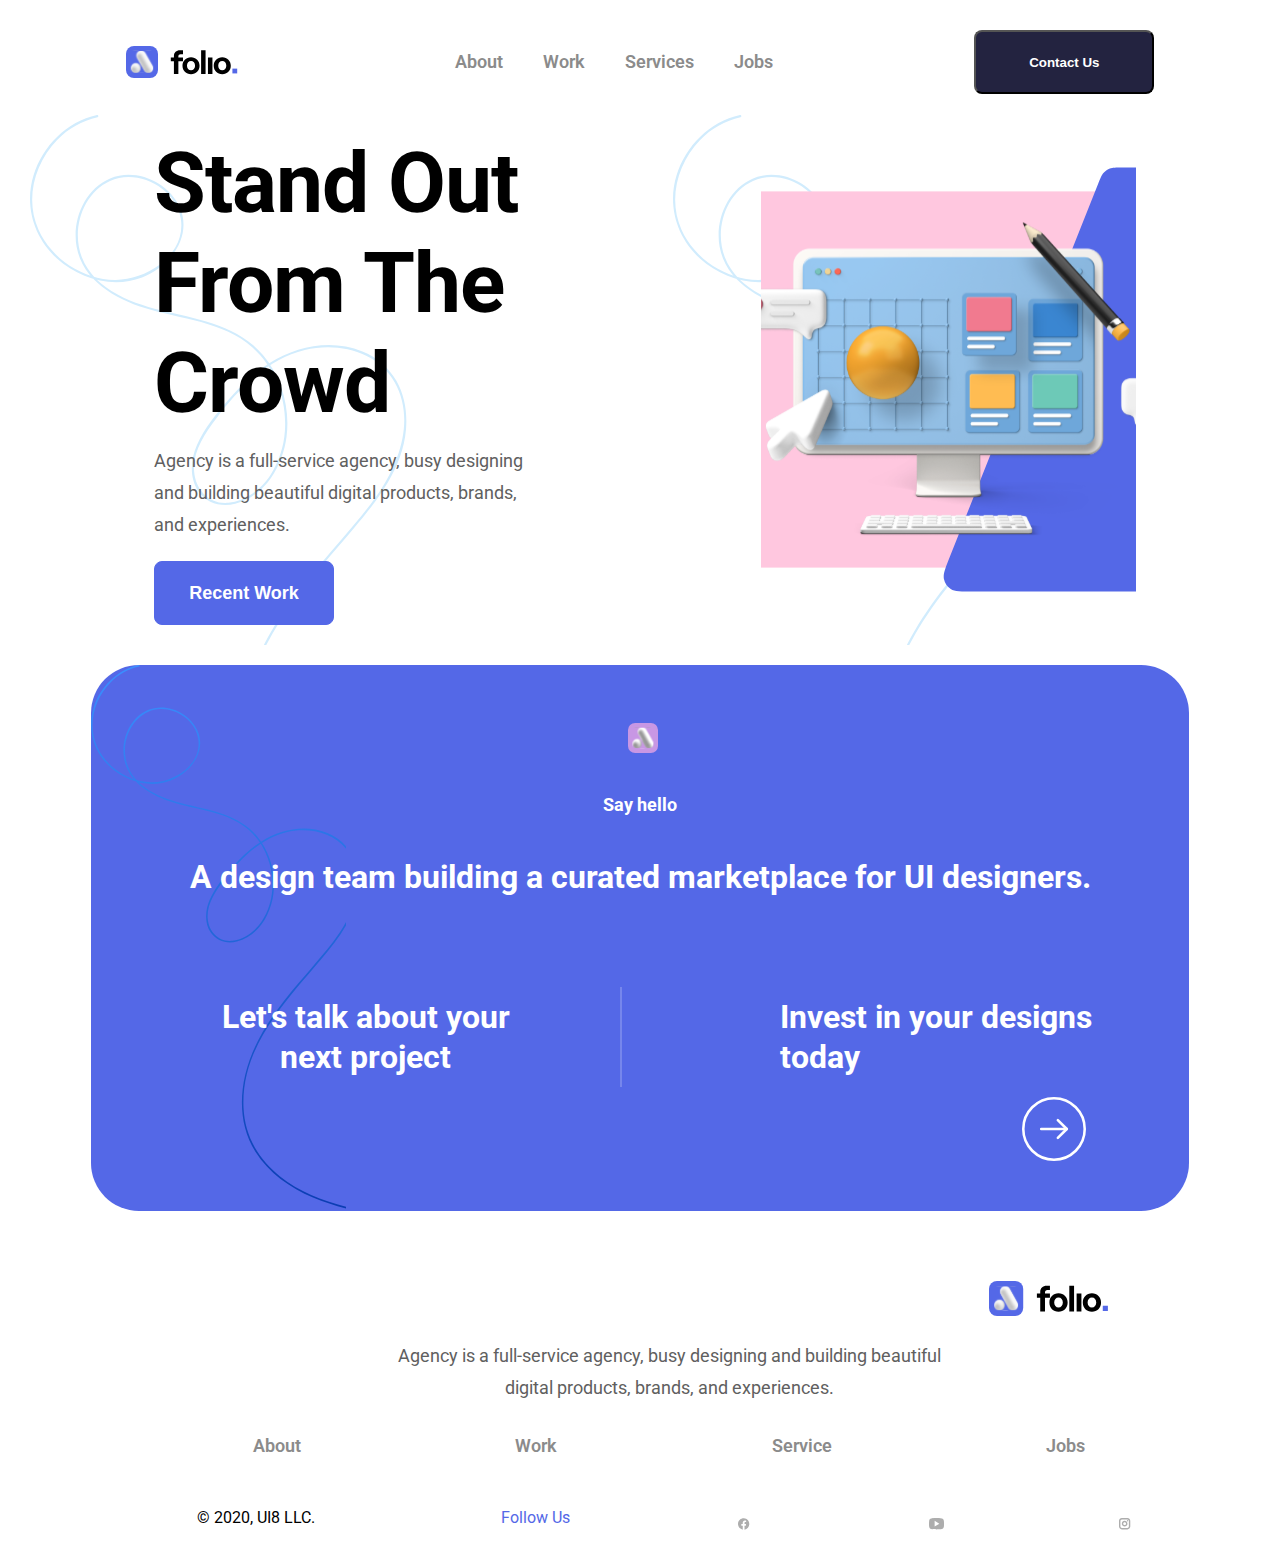
<file: index.html>
<!DOCTYPE html>
<html lang="pt-br">

<head>
    <meta charset="UTF-8">
    <meta http-equiv="X-UA-Compatible" content="IE=edge">
    <meta name="viewport" content="width=device-width, initial-scale=1.0">
    <title>Agencia</title>
    <link rel="shortcut icon" href="img/logo-icon--blue.svg" type="icone">
    <link rel="stylesheet" href="/styles/style-index.css">
    <link rel="stylesheet" href="/styles/footer.css">
    <link rel="preconnect" href="https://fonts.googleapis.com">
    <link rel="preconnect" href="https://fonts.gstatic.com" crossorigin>
    <link href="https://fonts.googleapis.com/css2?family=Inter&family=Montserrat:wght@100&family=Roboto&display=swap"
        rel="stylesheet">
</head>

<body>
    <header class="cabecalho">
        <div class="cabecalho__logo">
            <img src="img/Logo.svg" alt="Logo cabeçalho" class="folio__cabecalho">
            <ul class="link__lista">
                <li class="sobre__lista"><a href="sobre.html">About</a>
                </li>
                <li class="sobre__lista"><a href="servicos.html">Work</a>
                </li>
                <li class="sobre__lista"><a href="trabalho.html">Services</a>
                </li>
                <li class="sobre__lista"><a href="jobs.html">Jobs</a></li>
            </ul>
            <button class="botao__contato"><a href="https://www.macoratti.brssa/" class="link"> Contact Us</a></button>
        </div>
    </header>

    <section class="principal__titulo">
        <div class="caixa">
            <h1 class="cabecalho__titulo">Stand Out <br> From The <br> Crowd</h1>
            <p class="descricao__texto">Agency is a full-service agency, busy designing <br> and building beautiful
                digital products, brands, <br> and experiences.
            </p>
            <button class="botao"><a href="trabalho.html" class="link">Recent Work</a></button>
        </div>
        <img src="img/About-IMG.svg" alt="imagem da pagina" class="imagem__principal">
    </section>
    </section>
    <footer>
        <div class="final">
            <div class="final__projeto">
                <img src="img/logo-icon.svg" alt="Logo Folio" class="logo__folio">

                <h4 class="texto__ola">Say hello</h4>
                <h3 class="texto__rodape">A design team building a curated marketplace for UI designers.</h3>
            </div>
            <div class="texto__projeto">
                <div class="titulo__grande">
                    <h2 class="projeto__titulo">Let's talk about your next project</h2>
                </div>
                <div class="descricao__texto">
                    <div class="projeto__descricao">
                        <h4 class="texto__menor">Invest in your designs today</h4>
                        <a href="indexerro_404"><img src="img/arrow copy.svg" alt="seta" class="seta"></a>
                    </div>
                </div>
            </div>
        </div>
        <div class="folio__rodape">
            <div class="rodape__final">
                <img src="img/logo-folio.svg" alt="Folio" class="folio__rodape-imagem">
                <p class="rodape__texto">Agency is a full-service agency, busy designing and building beautiful <br>
                    digital
                    products, brands, and experiences.</p>
                <div class="lista__link">
                    <ul class="link__lista">
                        <li class="navegacao"><a href="sobre.html">About</a></li>
                        <li class="navegacao"><a href="trabalho.html">Work</a></li>
                        <li class="navegacao"><a href="servicos.html">Service</a></li>
                        <li class="navegacao"><a href="jobs.html">Jobs</a></li>
                    </ul>
                </div>
                <div class="lista__link">
                    <ul class="link__lista">
                        <li class="link__lista link__lista1 copy">© 2020, UI8 LLC.</li>
                        <li class="link__lista link__lista1 lista" >Follow Us</li>
                        <li class="link__lista link__lista1"><img src="img/facebook-off.svg" alt="facebook"></li>
                        <li class="link__lista link__lista1"><img src="img/youtube.svg" alt="youtube"></li>
                        <li class="link__lista link__lista1"><img src="img/instagram.svg" alt="instagram"></li>
                    </ul>
                </div>
            </div>
        </div>
    </footer>

</body>

</html>
</file>
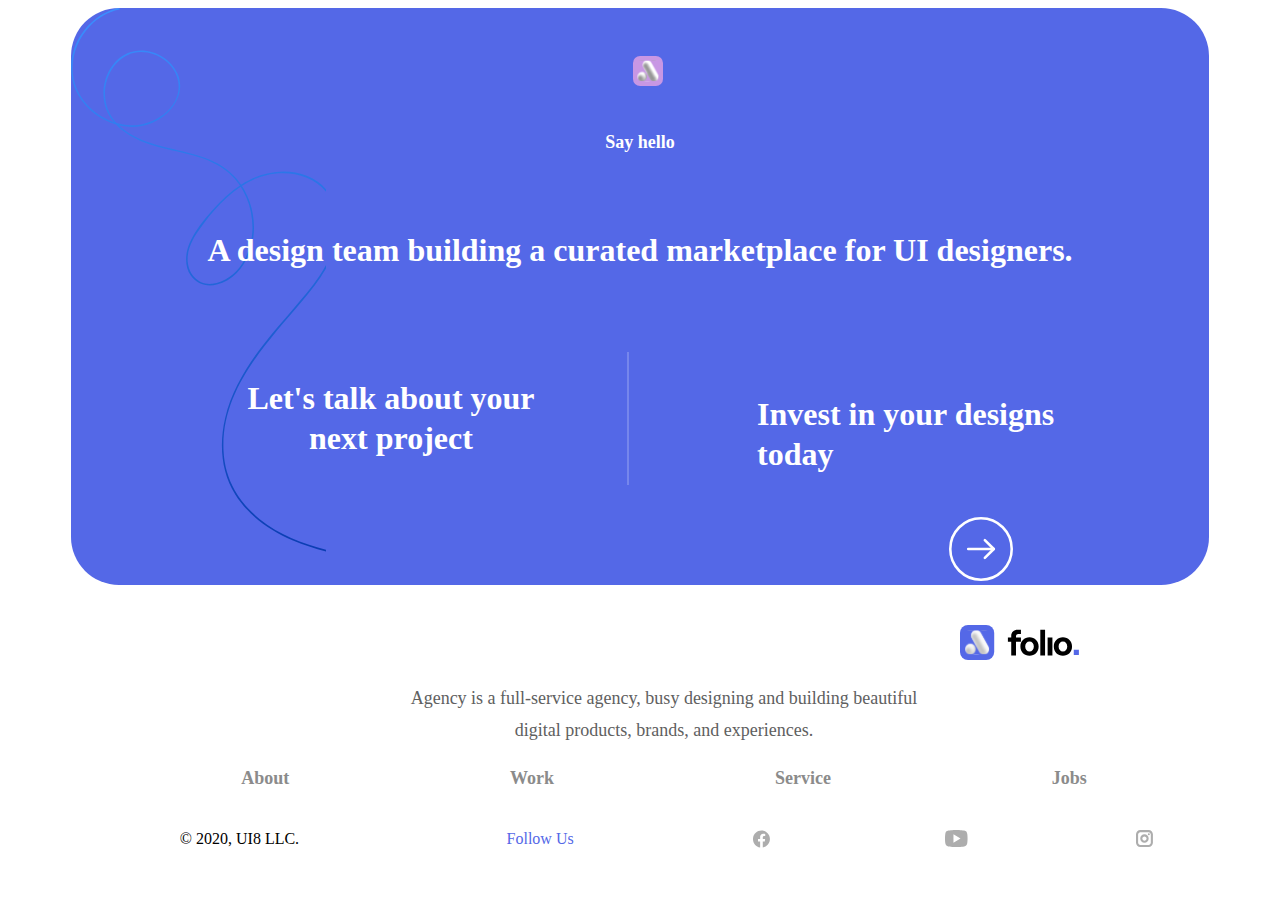
<file: footer.html>
<!DOCTYPE html>
<html lang="en">

<head>
    <meta charset="UTF-8">
    <meta http-equiv="X-UA-Compatible" content="IE=edge">
    <meta name="viewport" content="width=device-width, initial-scale=1.0">
    <title>Document</title>
    <link rel="stylesheet" href="styles/footer.css">
</head>

<body>
    <footer>
        <div class="final">
            <div class="final__projeto">
                <img src="img/logo-icon.svg" alt="Logo Folio" class="logo__folio">

                <h4 class="texto__ola">Say hello</h4>
                <h3 class="texto__rodape">A design team building a curated marketplace for UI designers.</h3>
            </div>
            <div class="texto__projeto">
                <div class="titulo__grande">
                    <h2 class="projeto__titulo">Let's talk about your next project</h2>
                </div>
                <div class="descricao__texto">
                    <div class="projeto__descricao">
                        <h4 class="texto__menor">Invest in your designs today</h4>
                        <a href="indexerro_404"><img src="img/arrow copy.svg" alt="seta" class="seta"></a>
                    </div>
                </div>
            </div>
        </div>
        <div class="folio__rodape">
            <div class="rodape__final">
                <img src="img/logo-folio.svg" alt="Folio" class="folio__rodape-imagem">
                <p class="rodape__texto">Agency is a full-service agency, busy designing and building beautiful <br>
                    digital
                    products, brands, and experiences.</p>
                <div class="lista__link">
                    <ul class="link__lista">
                        <li class="navegacao"><a href="sobre.html">About</a></li>
                        <li class="navegacao"><a href="trabalho.html">Work</a></li>
                        <li class="navegacao"><a href="servicos.html">Service</a></li>
                        <li class="navegacao"><a href="jobs.html">Jobs</a></li>
                    </ul>
                </div>
                <div class="lista__link">
                    <ul class="link__lista">
                        <li class="link__lista link__lista1 copy">© 2020, UI8 LLC.</li>
                        <li class="link__lista link__lista1 lista" >Follow Us</li>
                        <li class="link__lista link__lista1"><img src="img/facebook-off.svg" alt="facebook"></li>
                        <li class="link__lista link__lista1"><img src="img/youtube.svg" alt="youtube"></li>
                        <li class="link__lista link__lista1"><img src="img/instagram.svg" alt="instagram"></li>
                    </ul>
                </div>
            </div>
        </div>
    </footer>
</body>

</html>
</file>
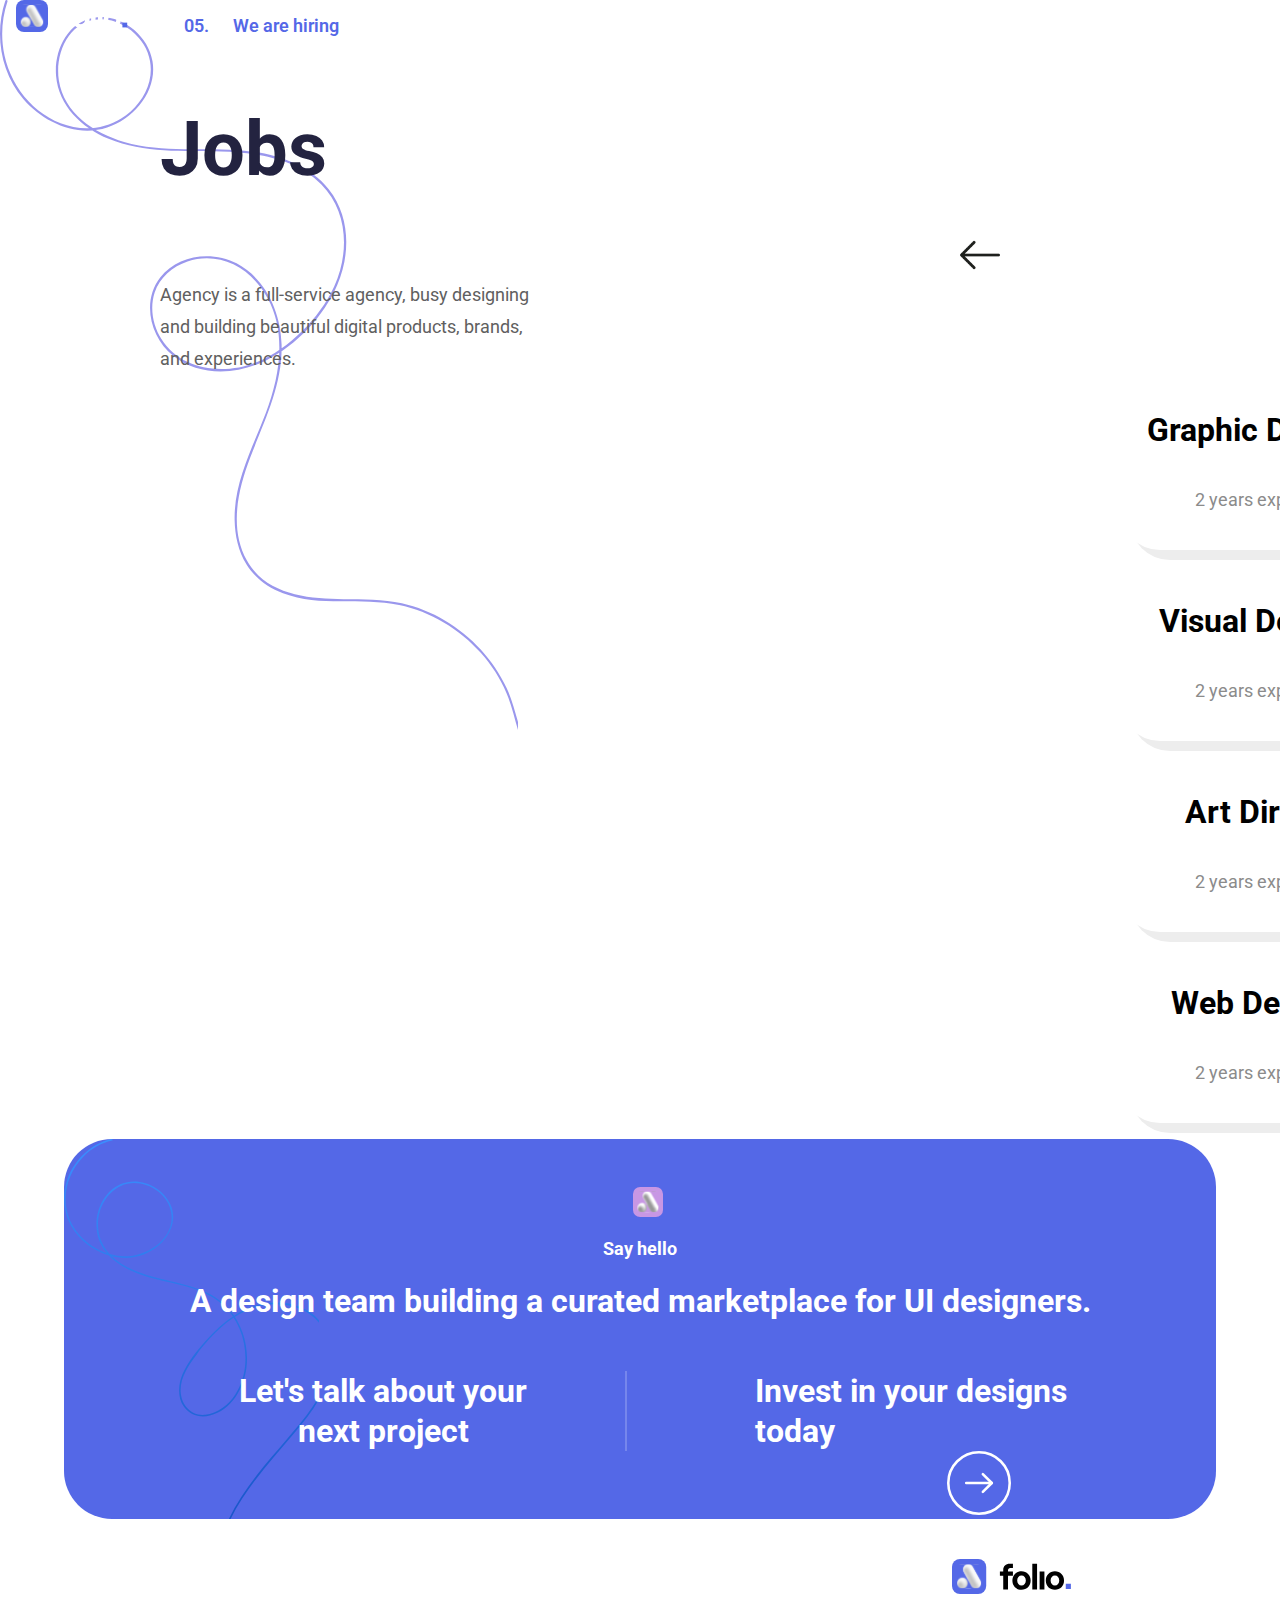
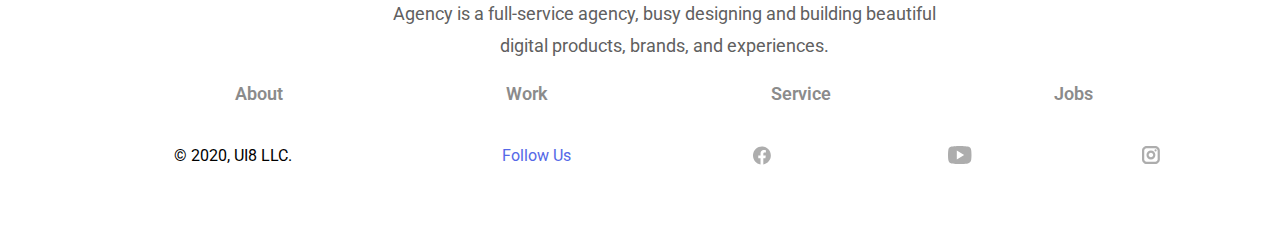
<file: jobs.html>
<!DOCTYPE html>
<html lang="pt-br">

<head>
    <meta charset="UTF-8">
    <meta http-equiv="X-UA-Compatible" content="IE=edge">
    <meta name="viewport" content="width=device-width, initial-scale=1.0">
    <title>Trabalho</title>
    <link rel="stylesheet" href="/styles/style-jobs.css">
    <link rel="shortcut icon" href="img/logo-icon--blue.svg" type="icone">
    <link rel="stylesheet" href="styles/footer.css">
    <link href="https://fonts.googleapis.com/css2?family=Inter&family=Montserrat:wght@100&family=Roboto&display=swap"
        rel="stylesheet">
</head>

<body>
    <section class="sobre">
        <div class="sobre__cabecalho">
            <a href="index.html"><img src="img/Logo-light.svg" alt="Logo cabeçalho" class="logo__cabecalho"></a>
            <span class="sobre__numero">05.</span>
            <h4 class="sobre__texto-titulo">We are hiring</h4>

            <div class="trabalho__titulo">
                <h1 class="titulo">Jobs</h1>
                <a href="cta.html"><img src="img/esquerda.png" alt="" class="seta__voltar"></a>
                <p class="texto">Agency is a full-service agency, busy designing <br> and building beautiful digital
                    products, brands, <br> and experiences.</p>
            </div>           
            
            <div class="cartoes">
                <div>
                    <h2 class="cartao__titulo">Graphic Designer</h2>
                </div>
                <p class="cartao__texto">2 years experience</p>

            </div>
            <div class="cartoes">
                <h2 class="cartao__titulo">Visual Designer</h2>
                <p class="cartao__texto">2 years experience</p>

            </div>
            <div class="cartoes">
                <h2 class="cartao__titulo">Art Director</h2>
                <p class="cartao__texto">2 years experience</p>
            </div>
            <div class="cartoes">
                <h2 class="cartao__titulo">Web Designer</h2>
                <p class="cartao__texto">2 years experience</p>
            </div>
    </section>
    <footer>
        <div class="final">
            <div class="final__projeto">
                <img src="img/logo-icon.svg" alt="Logo Folio" class="logo__folio">

                <h4 class="texto__ola">Say hello</h4>
                <h3 class="texto__rodape">A design team building a curated marketplace for UI designers.</h3>
            </div>
            <div class="texto__projeto">
                <div class="titulo__grande">
                    <h2 class="projeto__titulo">Let's talk about your next project</h2>
                </div>
                <div class="descricao__texto">
                    <div class="projeto__descricao">
                        <h4 class="texto__menor">Invest in your designs today</h4>
                        <a href="indexerro_404"><img src="img/arrow copy.svg" alt="seta" class="seta"></a>
                    </div>
                </div>
            </div>
        </div>
        <div class="folio__rodape">
            <div class="rodape__final">
                <img src="img/logo-folio.svg" alt="Folio" class="folio__rodape-imagem">
                <p class="rodape__texto">Agency is a full-service agency, busy designing and building beautiful <br>
                    digital
                    products, brands, and experiences.</p>
                <div class="lista__link">
                    <ul class="link__lista">
                        <li class="navegacao"><a href="sobre.html">About</a></li>
                        <li class="navegacao"><a href="trabalho.html">Work</a></li>
                        <li class="navegacao"><a href="servicos.html">Service</a></li>
                        <li class="navegacao"><a href="jobs.html">Jobs</a></li>
                    </ul>
                </div>
                <div class="lista__link">
                    <ul class="link__lista">
                        <li class="link__lista link__lista1 copy">© 2020, UI8 LLC.</li>
                        <li class="link__lista link__lista1 lista" >Follow Us</li>
                        <li class="link__lista link__lista1"><img src="img/facebook-off.svg" alt="facebook"></li>
                        <li class="link__lista link__lista1"><img src="img/youtube.svg" alt="youtube"></li>
                        <li class="link__lista link__lista1"><img src="img/instagram.svg" alt="instagram"></li>
                    </ul>
                </div>
            </div>
        </div>
    </footer>
</body>

</html>
</file>
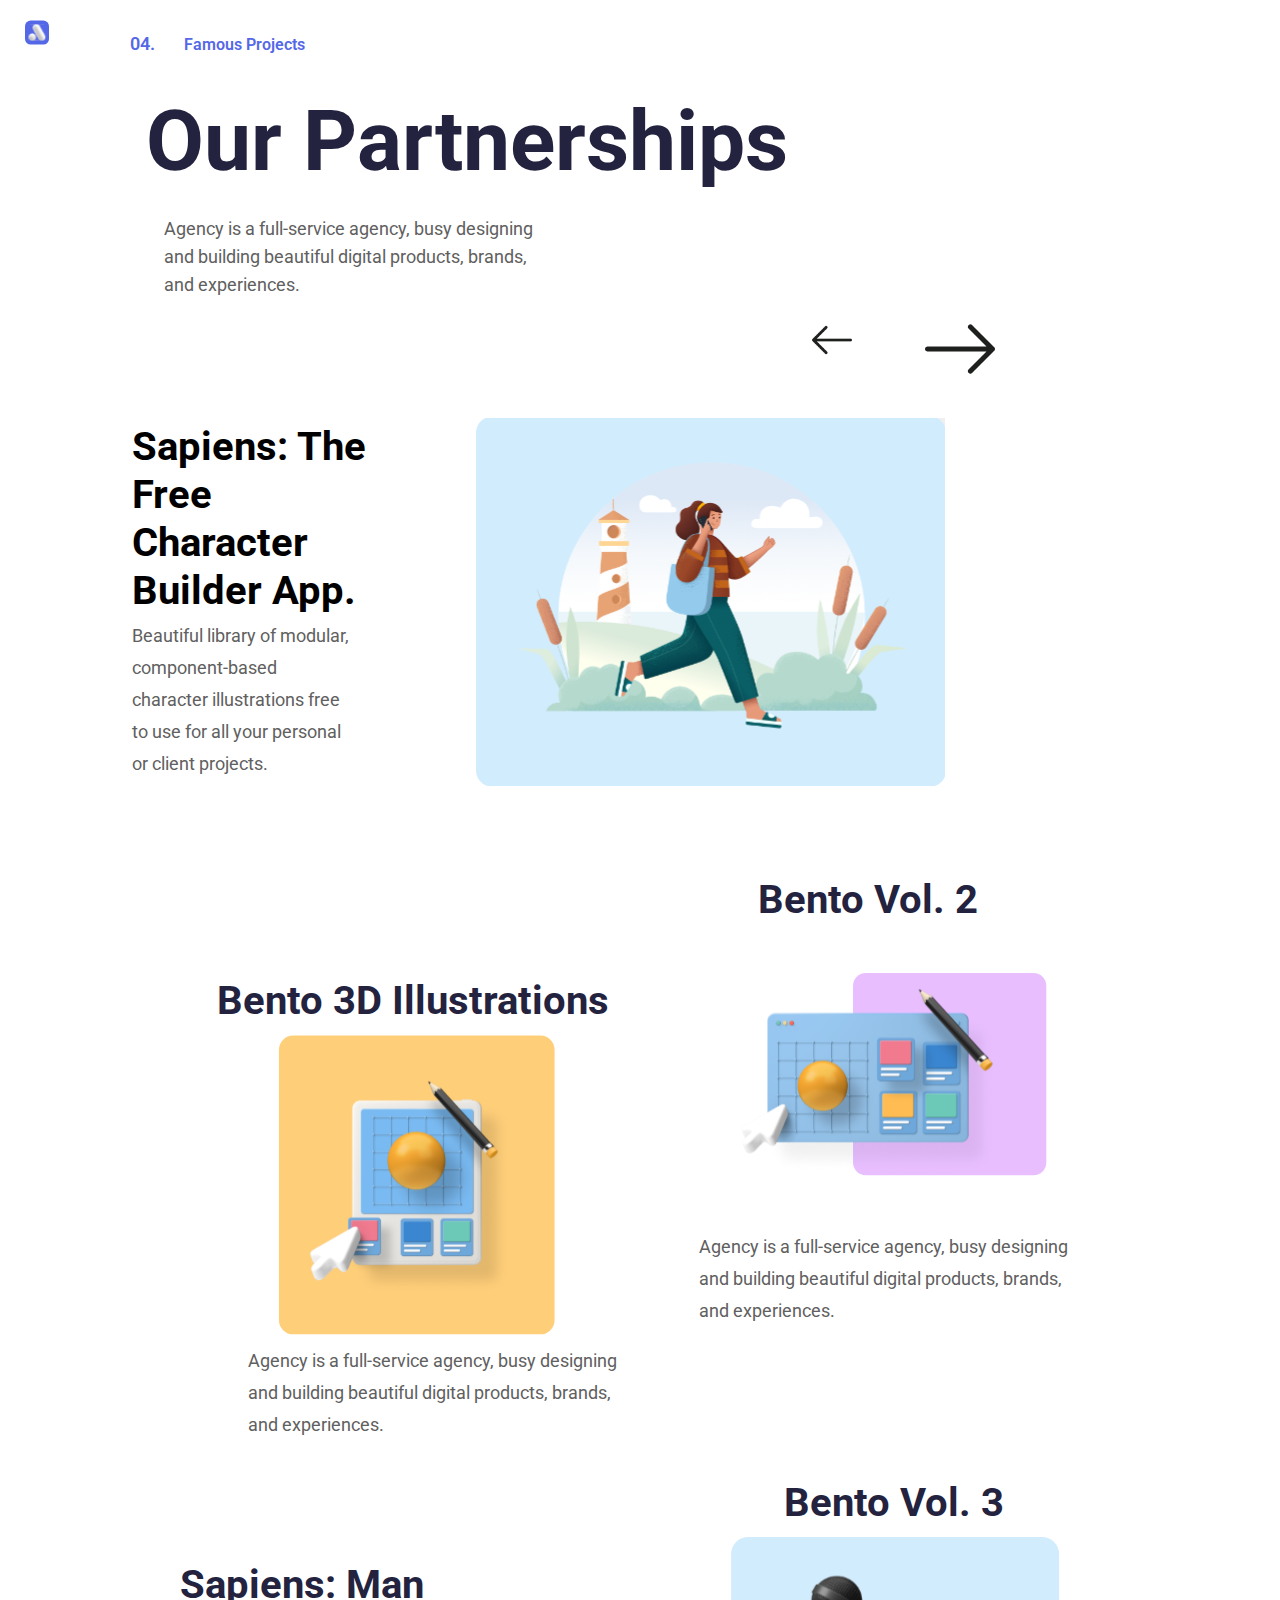
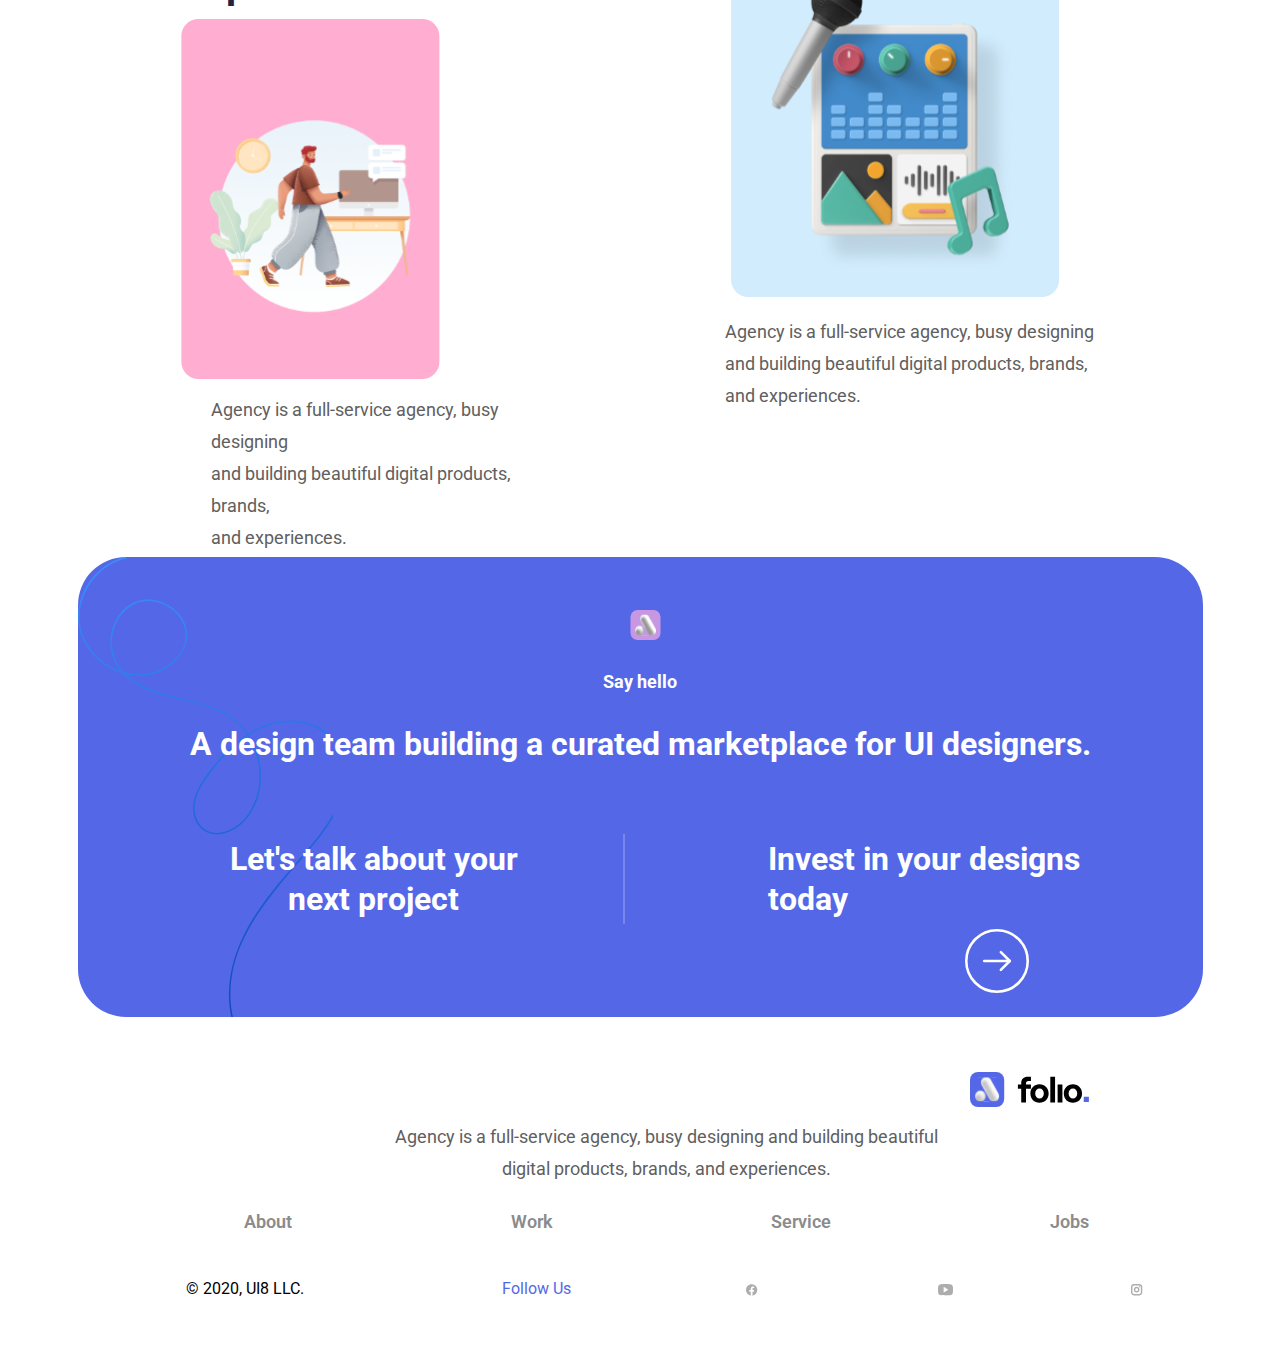
<file: servicos.html>
<!DOCTYPE html>
<html lang="pt-br">

<head>
    <meta charset="UTF-8">
    <meta http-equiv="X-UA-Compatible" content="IE=edge">
    <meta name="viewport" content="width=device-width, initial-scale=1.0">
    <title>Trabalho</title>
    <link rel="stylesheet" href="/styles/style-servicos.css">
    <link rel="shortcut icon" href="img/logo-icon--blue.svg" type="icone">
    <link rel="stylesheet" href="styles/footer.css">
    <link href="https://fonts.googleapis.com/css2?family=Inter&family=Montserrat:wght@100&family=Roboto&display=swap"
        rel="stylesheet">
</head>

<body>
    <section class="sobre">
        <div class="sobre__cabecalho">
            <img src="img/logo-icon--blue.svg" alt="nada">
            <span class="sobre__numero">04.</span>
            <h4 class="sobre__texto-titulo">Famous Projects</h4>

            </imagem__bento-titulo>
            <h1 class="sobre__titulo">Our Partnerships</h1>
            <p class="sobre__texto">Agency is a full-service agency, busy designing <br> and building beautiful
             digital products, brands, <br> and experiences.</p>
            <div>
                <div class="setas">
                    <ul class="setas__avancar">
                        <li><a href="trabalho.html"><img src="img/esquerda.png" alt="" class="seta__voltar"></a></li>
                        <li><a href="cta.html"><img src="img/direita.png" alt="" class="seta_avancar"></a></li>
    </section>

    <section class="artigo__sapiens">
        <div class="sapiens__descricao">
            <h2 class="texto__sapiens">Sapiens: The Free <br> Character Builder App.</h2>
            <p class="texto__descricao">Beautiful library of modular, <br> component-based <br> character illustrations
            free <br> to use for all your personal <br> or client projects.</p>
        </div>
        <img src="img/mulher.png" alt="Mulher" class="imagem">
    </section>

    <section class="imagem__bento-titulo">
        <div class="imagem__bento">
            <h3 class="bento__3d">Bento 3D Illustrations</h3>
            <img src="img/trabalho/bento3d.svg" alt="Bento 3D" class="bento__vol3">
            <p class="texto__bento3d">Agency is a full-service agency, busy designing <br> and building beautiful
                digital products, brands, <br> and experiences.</p>
        </div>
        

        <div class="imagem__bento-2">
            <p></p>
            <h3 class="bento__3d">Bento Vol. 2</h3>
            <img src="img/trabalho/bento-vol2.svg" alt="Bento Vol. 2" class="bento__vol2">
            <p class="texto__bento3d">Agency is a full-service agency, busy designing <br> and building beautiful
                digital products, brands, <br> and experiences.</p>
        </div>
    </section>

    <section class="imagem__bento-titulo">
        <div class="sapiens__man">
            <h3 class="bento__3d">Sapiens: Man</h3>
            <img src="img/trabalho/sapiens.svg" alt="">
            <p class="texto__bento3d">Agency is a full-service agency, busy designing <br> and building beautiful
                digital products, brands, <br> and experiences.</p>
        </div>

        <div class="sapiens__man-1">
            <h3 class="bento__3d">Bento Vol. 3</h3>
            <img src="img/trabalho/bento-vol3.svg" alt="">
            <p class="texto__bento3d">Agency is a full-service agency, busy designing <br> and building beautiful
                digital products, brands, <br> and experiences.</p>
        </div>

    </section>

    </div>
    </div>
    </section>
    <footer>
        <div class="final">
            <div class="final__projeto">
                <img src="img/logo-icon.svg" alt="Logo Folio" class="logo__folio">

                <h4 class="texto__ola">Say hello</h4>
                <h3 class="texto__rodape">A design team building a curated marketplace for UI designers.</h3>
            </div>
            <div class="texto__projeto">
                <div class="titulo__grande">
                    <h2 class="projeto__titulo">Let's talk about your next project</h2>
                </div>
                <div class="descricao__texto">
                    <div class="projeto__descricao">
                        <h4 class="texto__menor">Invest in your designs today</h4>
                        <a href="indexerro_404"><img src="img/arrow copy.svg" alt="seta" class="seta"></a>
                    </div>
                </div>
            </div>
        </div>
        <div class="folio__rodape">
            <div class="rodape__final">
                <img src="img/logo-folio.svg" alt="Folio" class="folio__rodape-imagem">
                <p class="rodape__texto">Agency is a full-service agency, busy designing and building beautiful <br>
                    digital
                    products, brands, and experiences.</p>
                <div class="lista__link">
                    <ul class="link__lista">
                        <li class="navegacao"><a href="sobre.html">About</a></li>
                        <li class="navegacao"><a href="trabalho.html">Work</a></li>
                        <li class="navegacao"><a href="servicos.html">Service</a></li>
                        <li class="navegacao"><a href="jobs.html">Jobs</a></li>
                    </ul>
                </div>
                <div class="lista__link">
                    <ul class="link__lista">
                        <li class="link__lista link__lista1 copy">© 2020, UI8 LLC.</li>
                        <li class="link__lista link__lista1 lista" >Follow Us</li>
                        <li class="link__lista link__lista1"><img src="img/facebook-off.svg" alt="facebook"></li>
                        <li class="link__lista link__lista1"><img src="img/youtube.svg" alt="youtube"></li>
                        <li class="link__lista link__lista1"><img src="img/instagram.svg" alt="instagram"></li>
                    </ul>
                </div>
            </div>
        </div>
    </footer>
</body>

</html>
</file>
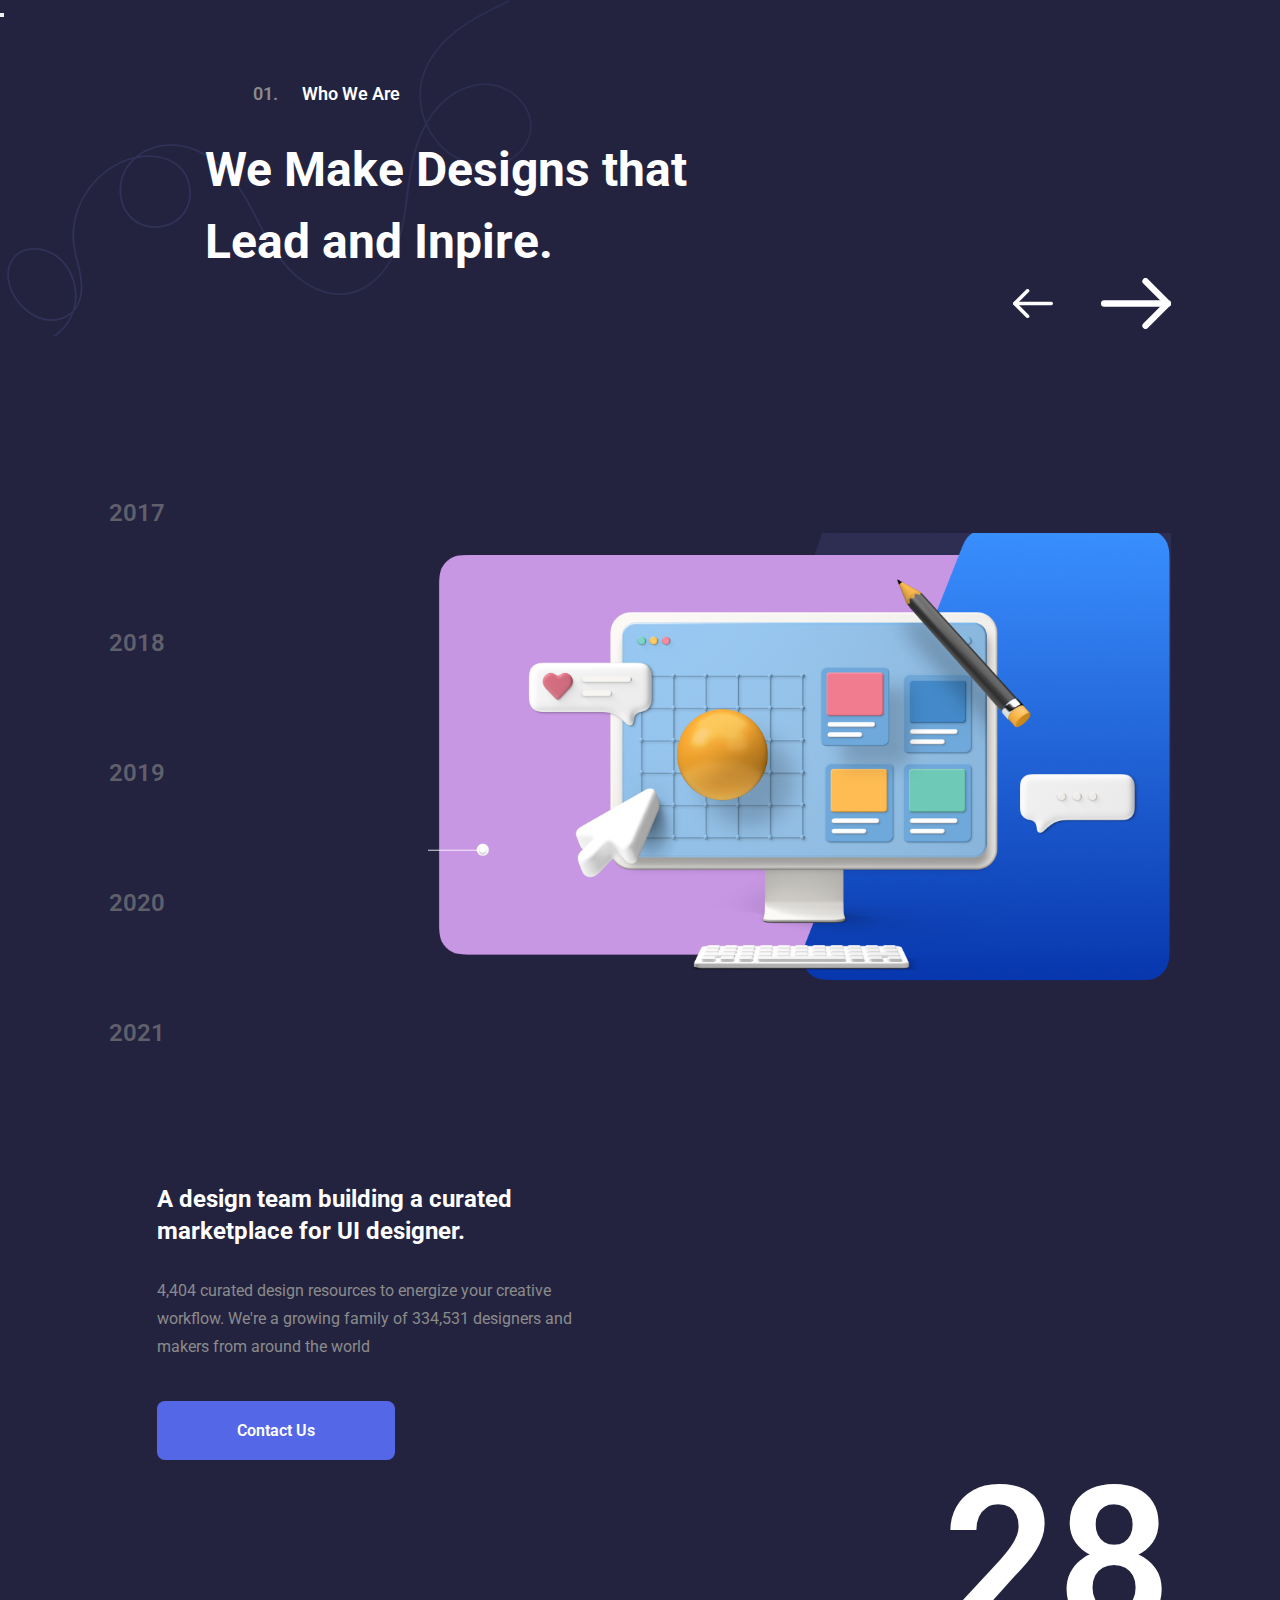
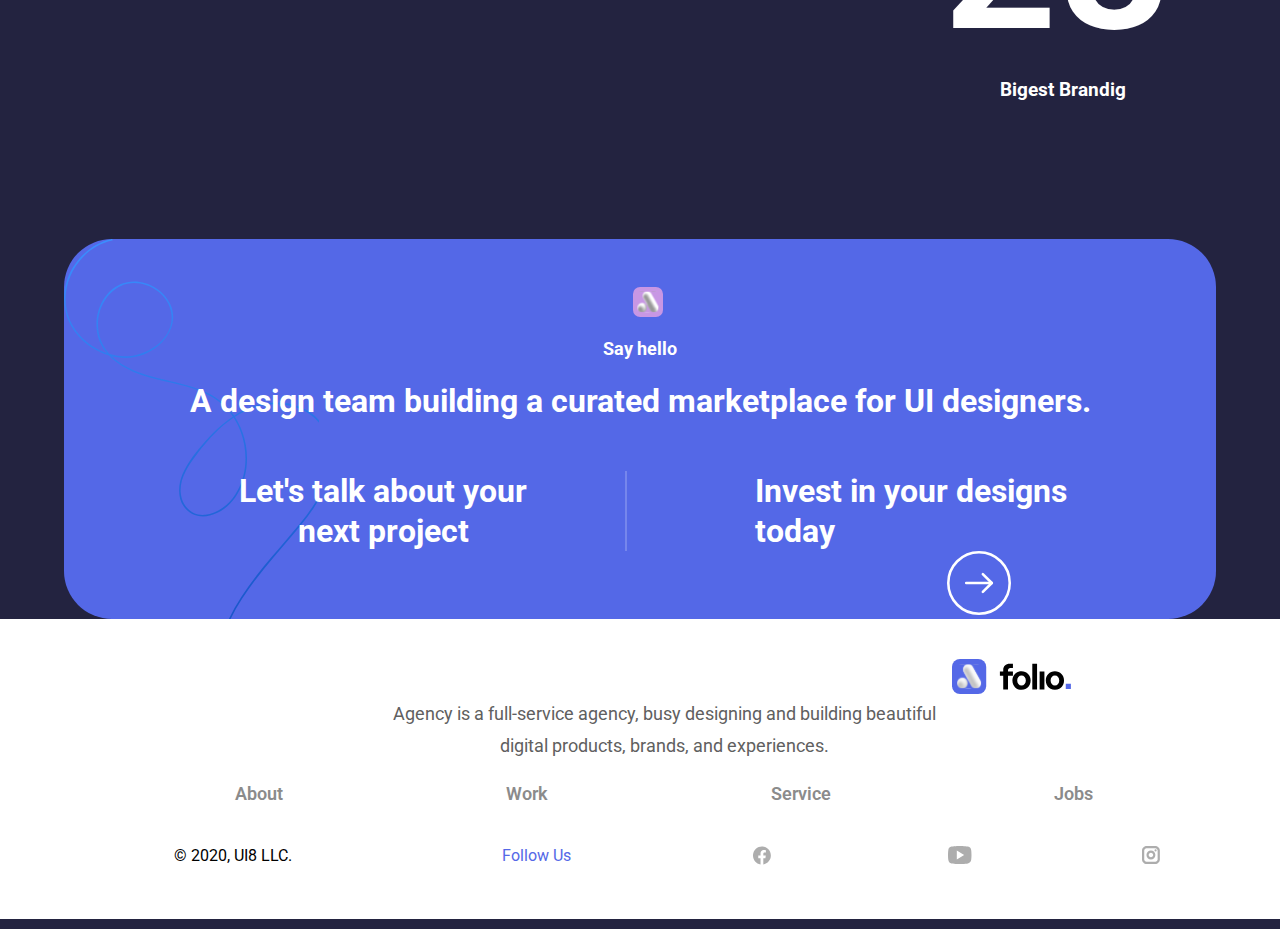
<file: sobre.html>
<!DOCTYPE html>
<html lang="en">

<head>
    <meta charset="UTF-8">
    <meta http-equiv="X-UA-Compatible" content="IE=edge">
    <meta name="viewport" content="width=device-width, initial-scale=1.0">
    <title>Sobre</title>
    <link rel="shortcut icon" href="img/logo-icon--blue.svg" type="icone">
    <link rel="stylesheet" href="styles/style-sobre.css">
    <link rel="stylesheet" href="styles/footer.css">
    <link href="https://fonts.googleapis.com/css2?family=Inter&family=Montserrat:wght@100&family=Roboto&display=swap"
        rel="stylesheet">
</head>

<body>
    
    <section class="sobre">
        <button class="img__avancar"><a href="img/arrow-down2.svg"></a></button>
        <div class="sobre__cabecalho">
            <span class="sobre__numero">01.</span>
            <h4 class="sobre__texto-titulo">Who We Are</h4>
            <h1 class="sobre__titulo">We Make Designs that <br> Lead and Inpire.</h1>
            <div class="setas">
                <ul class="setas__avancar">
                    <li><a href="index.html"><img src="img/arrow-left.svg" alt="" class="seta__voltar"></a></li>
                    <li><a href="trabalho.html"><img src="img/arrow-right.svg" alt="" class="seta_avancar"></a></li>
                </ul>
            </div>
            <div class="anos">
                <ul class="lista__anos">
                    <li class="lista__anos-numeros">2017</li>
                    <li class="lista__anos-numeros">2018</li>
                    <li class="lista__anos-numeros">2019</li>
                    <li class="lista__anos-numeros">2020</li>
                    <li class="lista__anos-numeros">2021</li>
                </ul>                

                <img src="img/computador-logo.png" alt="imagem__computador-logo" class="imagem__computador">
            </div>
            <div class="sobre__descricao">
                <h2 class="sobre__descricao-titulo">A design team building a curated <br> marketplace for UI designer.
                </h2>
                <p class="sobre__texto">4,404 curated design resources to energize your creative <br> workflow. We're a
                    growing family of 334,531 designers and <br> makers from around the world</p>
                <a href="error404.html" class="botao__contato">Contact Us</a>
                <p class="numero__grande">28</p>
                <h3 class="texto__grande">Bigest Brandig</h3>
            </div>
        </div>
        </div>
        </div>
    </section>
    <footer>
        <div class="final">
            <div class="final__projeto">
                <img src="img/logo-icon.svg" alt="Logo Folio" class="logo__folio">

                <h4 class="texto__ola">Say hello</h4>
                <h3 class="texto__rodape">A design team building a curated marketplace for UI designers.</h3>
            </div>
            <div class="texto__projeto">
                <div class="titulo__grande">
                    <h2 class="projeto__titulo">Let's talk about your next project</h2>
                </div>
                <div class="descricao__texto">
                    <div class="projeto__descricao">
                        <h4 class="texto__menor">Invest in your designs today</h4>
                        <a href="indexerro_404"><img src="img/arrow copy.svg" alt="seta" class="seta"></a>
                    </div>
                </div>
            </div>
        </div>
        <div class="folio__rodape">
            <div class="rodape__final">
                <img src="img/logo-folio.svg" alt="Folio" class="folio__rodape-imagem">
                <p class="rodape__texto">Agency is a full-service agency, busy designing and building beautiful <br>
                    digital
                    products, brands, and experiences.</p>
                <div class="lista__link">
                    <ul class="link__lista">
                        <li class="navegacao"><a href="sobre.html">About</a></li>
                        <li class="navegacao"><a href="trabalho.html">Work</a></li>
                        <li class="navegacao"><a href="servicos.html">Service</a></li>
                        <li class="navegacao"><a href="jobs.html">Jobs</a></li>
                    </ul>
                </div>
                <div class="lista__link">
                    <ul class="link__lista">
                        <li class="link__lista link__lista1 copy">© 2020, UI8 LLC.</li>
                        <li class="link__lista link__lista1 lista" >Follow Us</li>
                        <li class="link__lista link__lista1"><img src="img/facebook-off.svg" alt="facebook"></li>
                        <li class="link__lista link__lista1"><img src="img/youtube.svg" alt="youtube"></li>
                        <li class="link__lista link__lista1"><img src="img/instagram.svg" alt="instagram"></li>
                    </ul>
                </div>
            </div>
        </div>
    </footer>
</body>

</html>
</file>
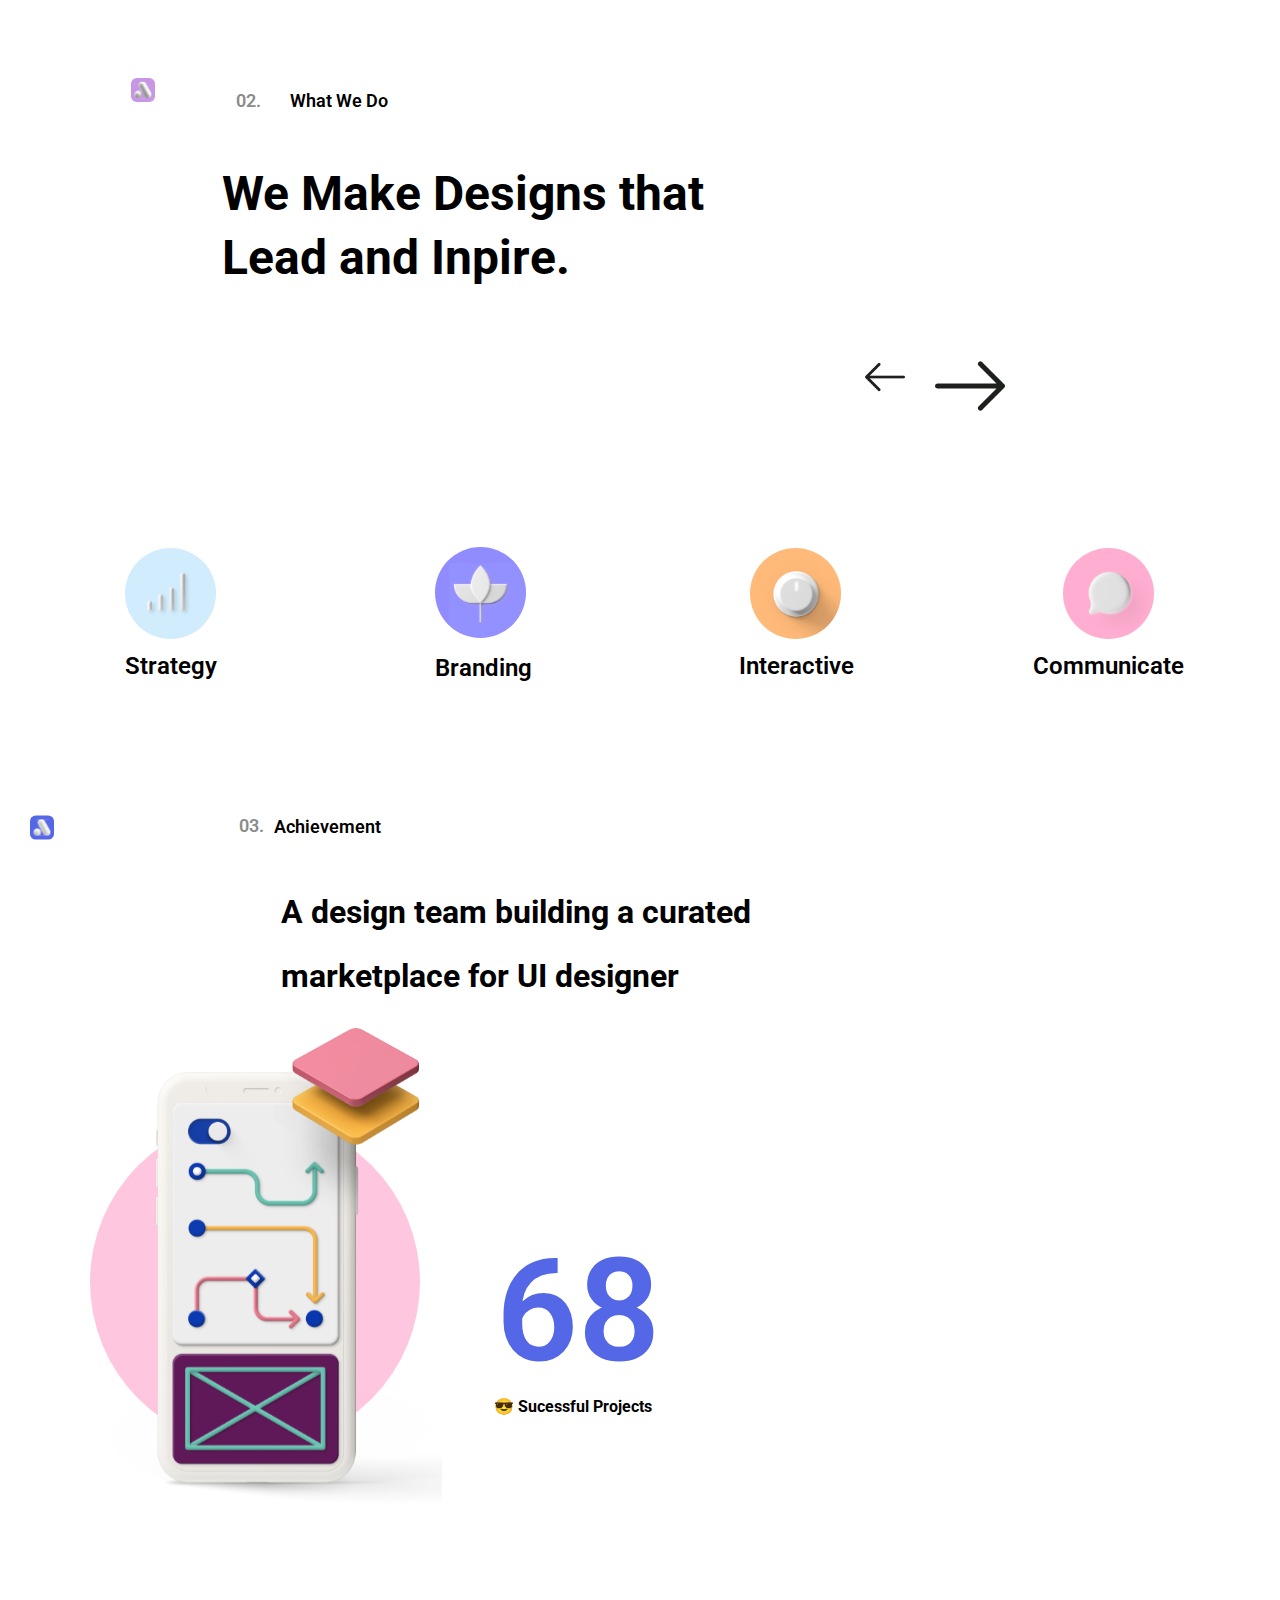
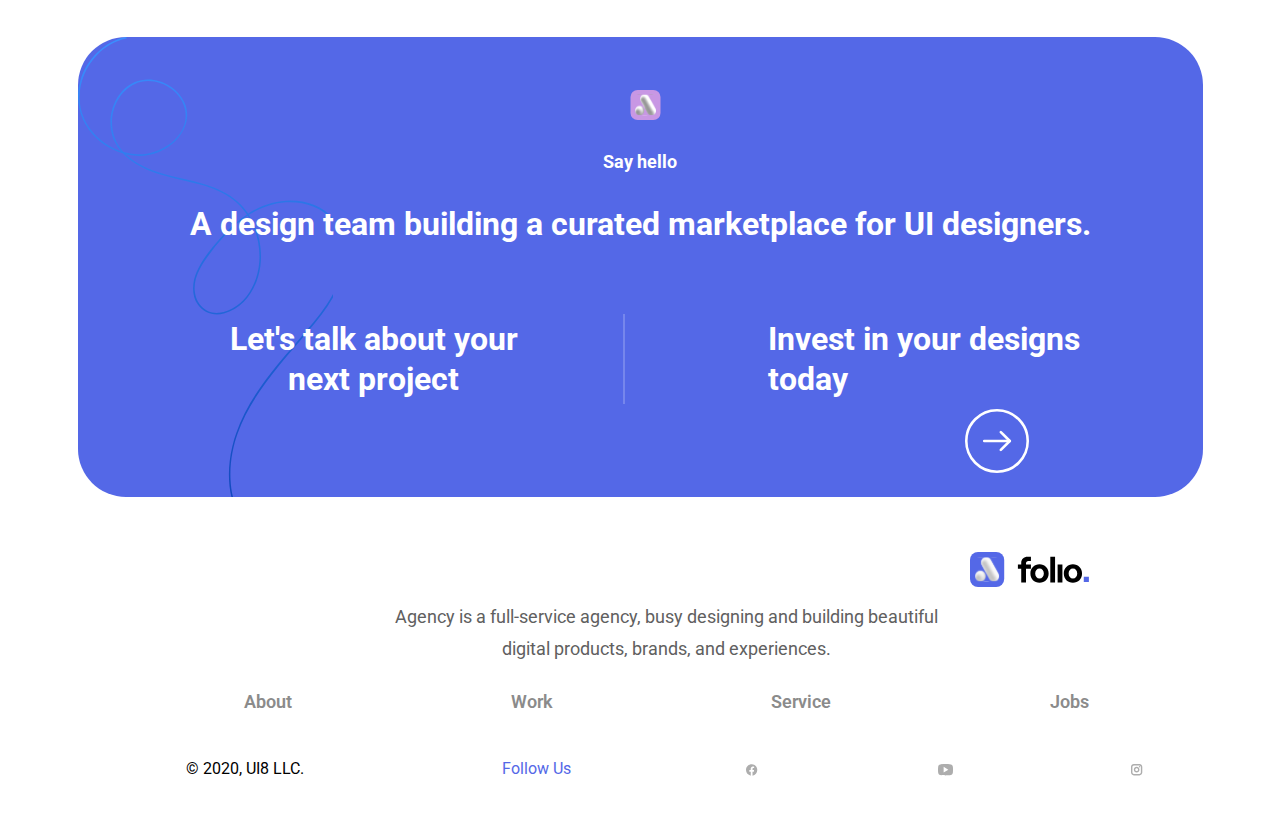
<file: trabalho.html>
<!DOCTYPE html>
<html lang="en">

<head>
    <meta charset="UTF-8">
    <meta http-equiv="X-UA-Compatible" content="IE=edge">
    <meta name="viewport" content="width=device-width, initial-scale=1.0">
    <title>Trabalho</title>
    <link rel="stylesheet" href="/styles/style-trabalho.css">
    <link rel="shortcut icon" href="img/logo-icon--blue.svg" type="icone">
    <link rel="stylesheet" href="styles/footer.css">
    <link href="https://fonts.googleapis.com/css2?family=Inter&family=Montserrat:wght@100&family=Roboto&display=swap"
        rel="stylesheet">
</head>

<body>
    <section class="sobre">
        <div class="sobre__cabecalho">
            <img src="img/logo-icon.svg" alt="nada">
            <span class="sobre__numero">02.</span>
            <h4 class="sobre__texto-titulo">What We Do</h4>
            <h1 class="sobre__titulo">We Make Designs that <br> Lead and Inpire.</h1>
        </div>
        <div class="setas">
            <ul class="setas__avancar">
                <li><a href="sobre.html"><img src="img/esquerda.png" alt="" class="seta__voltar"></a></li>
                <li><a href="servicos.html"><img src="img/direita.png" alt="" class="seta_avancar"></a></li>
            </ul>
        </div>
    </section>
    <section class="cartao__secao">
        
            <div class="cartao__servicos">
                <img src="img/Graph.svg" alt="Grafico" class="img__cartao">
                <h3 class="cartao__titulo">Strategy</h3>
            </div>
        
        </div>
        <div class="cartao__servicos">
            <img src="img/Flower.svg" alt="Branding" class="img__cartao">
            <h3 class="cartao__titulo" class="img__cartao">Branding</h3>
        </div>
        <div class="cartao__servicos">
            <img src="img/Interactive-icon.svg" alt="interação" class="img__cartao">
            <h3 class="cartao__titulo">Interactive</h3>
        </div>
        <div class="cartao__servicos">
            <img src="img/communicate.svg" alt="A white cloud-shaped speech bubble" class="img__cartao">
            <h3 class="cartao__titulo">Communicate</h3>
        </div>
        </div>
    </section>
    <section class="inicio">
        <div class="cabecalho__design">
            <div class="cabecalho__inicio">
                <img src="img/logo-icon--blue.svg" alt="icone-logo">
                <span class="cabecalho__numero">03.</span>
                <h3 class="cabecalho__titulo-inicio">Achievement</h3>
            </div>
            <div class="cabecalho__inicio-titulo">
                <h2 class="titulo__inicio">A design team building a curated
                    <br> marketplace for UI designer
                </h2>
            </div>
        </div>
        <div class="logo__telefone">
            <img src="img/phone.svg" alt="Telefone">
            <div class="numero__68">
                <h3 class="numero__grande">68</h3>
                <h4 class="status__titulo">😎 Sucessful Projects</h4>
            </div>
            <div class="titulo__status">
            </div>
        </div>
    </section>
    <footer>
        <div class="final">
            <div class="final__projeto">
                <img src="img/logo-icon.svg" alt="Logo Folio" class="logo__folio">

                <h4 class="texto__ola">Say hello</h4>
                <h3 class="texto__rodape">A design team building a curated marketplace for UI designers.</h3>
            </div>
            <div class="texto__projeto">
                <div class="titulo__grande">
                    <h2 class="projeto__titulo">Let's talk about your next project</h2>
                </div>
                <div class="descricao__texto">
                    <div class="projeto__descricao">
                        <h4 class="texto__menor">Invest in your designs today</h4>
                        <a href="indexerro_404"><img src="img/arrow copy.svg" alt="seta" class="seta"></a>
                    </div>
                </div>
            </div>
        </div>
        <div class="folio__rodape">
            <div class="rodape__final">
                <img src="img/logo-folio.svg" alt="Folio" class="folio__rodape-imagem">
                <p class="rodape__texto">Agency is a full-service agency, busy designing and building beautiful <br>
                    digital
                    products, brands, and experiences.</p>
                <div class="lista__link">
                    <ul class="link__lista">
                        <li class="navegacao"><a href="sobre.html">About</a></li>
                        <li class="navegacao"><a href="trabalho.html">Work</a></li>
                        <li class="navegacao"><a href="servicos.html">Service</a></li>
                        <li class="navegacao"><a href="jobs.html">Jobs</a></li>
                    </ul>
                </div>
                <div class="lista__link">
                    <ul class="link__lista">
                        <li class="link__lista link__lista1 copy">© 2020, UI8 LLC.</li>
                        <li class="link__lista link__lista1 lista" >Follow Us</li>
                        <li class="link__lista link__lista1"><img src="img/facebook-off.svg" alt="facebook"></li>
                        <li class="link__lista link__lista1"><img src="img/youtube.svg" alt="youtube"></li>
                        <li class="link__lista link__lista1"><img src="img/instagram.svg" alt="instagram"></li>
                    </ul>
                </div>
            </div>
        </div>
    </footer>
</body>

</html>
</file>
<file: styles/style-index.css>
* {
    margin: 10px;
    padding: 0;
}

body {
    font-family: 'Roboto';
    
}

.cabecalho__logo {
    display: flex;
    justify-content: space-around;
}

.link__lista {
    display: flex;
    justify-content: space-between;
    list-style-type: none;
    margin-top: 1em;
}

.sobre__lista a {
    text-decoration: none;
    color: #8B8B8B;
    font-size: 18px;
    font-weight: 600;
    line-height: 24px;
}

.sobre__lista a:hover {
    color: #5468E7;
    transition: 0.6s;
}

.cabecalho__titulo {
    font-size: 84px;
    font-weight: 700;
    line-height: 100.24px;
    letter-spacing: -1px;
    
}

.link {
    text-decoration: none;
    color: #FFFFFF;
}

.principal__titulo {
    background-image: url(/img/Path.svg);
    display: flex;
    justify-content: space-around;
}


.descricao__texto {
    font-weight: 400;
    font-size: 18px;
    line-height: 32px;
    color: #606060;
}

.botao {
    width: 180px;
    height: 64px;
    border-radius: 8px;
    color: white;
    background-color: #5468E7;
    border: 1px solid #5468E7;
    font-size: 18px;
    font-weight: 700;
    line-height: 24px;
}


.botao__contato {
    background-color: #232340;
    width: 180px;
    height: 64px;
    font-weight: 600;
    text-decoration: none;
    color: #FFFFFF;
    border-radius: 8px;
    
}

.botao__contato:hover {
    background-color: #5468E7;
    transition: 0.6s;
}


.botao__scroll {
    font-weight: 600;
    size: 18px;
    line-height: 24px;
    margin-top: 138px;
}

.header__lista {
    list-style-type: none;
}

@media screen and (max-width: 768px) {
    * {
        margin: 0;
        padding: 0;
    }

    .cabecalho__titulo {
        font-size: 60px;
        line-height: 64px;
    }

    .descricao__texto {
        font-size: 15px;
        line-height: 30px;
    }
    .cabecalho__logo{
        display: block;
        width: 100%;
        height: 200px;
        justify-content: space-around;
    }

    .botao__contato {
        display: none;
    }

    .folio__cabecalho {
        width: 20%;
        margin-top: 1em;
    }

    .link__lista {
        display: none;
        
    }

    .sobre__lista {
        color: #606060;
        font-weight: 600;
        font-size: 1em;
    }

    .sobre__lista:hover {
        color: #5468E7;
    }

    .principal__titulo {
        display: flex;
        flex-wrap: wrap;
    }

    .botao__contato {
        width: 100px;
        height: 56px;
    }
    
    .folio__rodape-imagem {
        margin-left: 23em;
    }

}

@media screen and (max-width: 320px) {
    .botao__contato {
        display: none;
    }

    .sobre__lista {
        display: none;
    }

    .logo__folio {
        margin-right: 4em;
    }
}
</file>
<file: styles/footer.css>
* {
    margin: 10;
    padding: 0;
}
body {
    font-family: 'Roboto';
}

footer {
    display: flex;
    flex-direction: column;
    align-items: center;
     
}

.final {
    background-image: url(/img/line.svg);
    background-repeat: no-repeat;
    display: flex;
    flex-direction: column;
    align-items: center;
    width: 90%;
    height: 100%;
    background-color: #5468E7;
    border-radius: 48px;
    
}

.final__projeto {
    display: flex;
    flex-direction: column;
    align-items: center;
    width: 100%;
    gap: 20px;
    padding-bottom: 50px;
}

.logo__folio {
    width: 100%;
    height: 30px;
    margin-left: 1em;
    margin-top: 3em;
}

.texto__ola {
    font-size: 18px;
    font-weight: 600px;
    line-height: 24px;
    color: #FFFFFF;
}


.texto__rodape {
    font-weight: 700;
    font-size: 32px;
    line-height: 40px;
    text-align: center;
    color: #FFFFFF;
}

.titulo__grande {
    height: 100%;
    width: 50%;
    display: flex;
    border-right: 2px #ffffff34 solid;
    align-items: center;
    justify-content: center;

}

.projeto__titulo {
    font-weight: 700;
    font-size: 2rem;
    line-height: 40px;
    text-align: center;
    width: 70%;
    color: #FFFFFF;
    
}

.texto__projeto {
    display: flex;
    

}

.texto__menor {
    font-weight: 700;
    font-size: 32px;
    line-height: 40px;
    color: #FFFFFF;
    margin-left: 4em;
    
}

.seta {
    margin-left: 20em;
    width: 64px;
    height: 64px;
    
}

.link__lista {
    display: flex;
    flex-direction: row;
    justify-content: space-evenly;
    list-style-type: none;
    margin: 20px;
}

.lista__link-2 {
    display: flex;
    justify-content: space-around;
}


.folio__rodape {
    height: 33%;
    margin-left: 3em;
    align-items: center;
    margin-bottom: 10px;
}

.icones {
    width: 20px;
}

.rodape__final {
    margin-top: 40px;
    width: 100%;
}

.lista {
    color: #5468E7;
    margin-left: 3em;
}

.folio__rodape-imagem {
    margin-left: 60em;
}

.rodape__texto {
    font-size: 18px;
    font-weight: 400;
    line-height: 32px;
    color: #606060;
    text-align: center;
}


.navegacao a{
    text-decoration: none;
    color: #8B8B8B;
    font-size: 18px;
    font-weight: 600;
    line-height: 24px;
}

.navegacao a:hover {
    color: #5468E7;
    transition: 0.6s;
}

.texto__seguir {    
    color: #5468E7;
}

.copy-texto {
    display: flex;
    justify-content: flex-start;
}

.texto__seguir {
    margin-left: 15em;
}

.folio__rodape {
    background-color: #FFFFFF;    
    width: 105%;
    height: 300px;
    

}

@media screen and (max-width:768px) {
    footer{
        margin-top: 0em;
        
        width: 105%;
    } 
    
    .texto__rodape {
        font-size: 24px;
        margin-top: 2em;
    }

    .rodape__texto {
        text-align: center;
        flex-wrap: wrap;
    }

    .projeto__titulo, .texto__menor {
        font-size: 24px;
    }

    .seta {
        margin-right: 3em;
    }


    .botao__contato {
        width: 134px;
    }

    .texto__menor {
        flex-direction: column;
        margin-right: 5em;
        width: 100%;
    }

    .seta {
        display: none;
    }

    .link__lista {
        display: flex;
    }
    .final__projeto {
        display: flex;
        flex-direction: column;
    }

    .folio__rodape {
        margin-left: 0;
        width: 100%;
    }

    .folio__rodape-imagem {
        margin-left: 26em;
    }


    
}

@media screen and (max-width: 320px) {
    .texto__menor {
        display: none;
    }
    
    .projeto__titulo {
        display: none;
    }
    
    .link__lista1 {
        display: none;
    }
}
</file>
<file: styles/style-jobs.css>
* {
    margin: 0;
    padding: 0;
}

body {
    background-color: #FFFFFF;      
    background-image: url(/img/line\ 1.svg);
    background-repeat: no-repeat;
    
    
}

.sobre .sobre__cabecalho {
    width: 100%;   
    
}

.logo__cabecalho {
    margin-left: 1em;
}

.sobre .sobre__numero {     
    font-size: 18px;
    font-weight: 600;
    display: inline;
    margin-left: 2em;
    color: #5468E7;
}

.sobre .sobre__texto-titulo {
    display: inline;
    color: #5468E7;
    font-size: 18px;
    font-weight: 600;
    margin: 20px;
    
}

.sobre__titulo {
    font-size: 64px;
    font-weight: 700;
    line-height: 4rem;
    color: black;
    margin: 4% 24% 3% 0px;
    margin-left: 3em;
}

.trabalho__titulo {
    display: flex;
    flex-direction: column;
    margin: 3em 0 0 10em;
    
}

.cartoes {
    width: 300px;
    height: 175px;
    border-radius: 40px;
    background-color: #FFFFFF;
    display: flex;
    flex-direction: column;
    align-items: center;
    justify-content: space-evenly;
    box-shadow: 10px 10px #EDEDED;
    margin-left: 70em;
    margin-bottom: 1em;
}

.cartoes:hover {
    background-color: #232340;
    transition: 0.6s;
    color: #FFFFFF;
    background-image: url(/img/paper.svg);
    background-repeat: no-repeat;
    background-position: right;
}

.cartao__titulo {
    font-size: 32px;
    line-height: 40px;
    font-weight: 700;

}

.setas__avancar {
    list-style-type: none;
    display: flex;
    justify-content: flex-end;
    margin-right: 15em;

}

.seta__voltar {
    margin-left: 50em;
    margin-top: 20px;
    width: 40px;
}


.cartao__texto {
    color: #8B8B8B;
    font-weight: 400;
    font-size: 18px;
    line-height: 32px;
}

.titulo {
    font-size: 76px;
    font-weight: 700;
    line-height: 131.27px;
    color: #232340;
}

.texto {
    color: #606060;
    font-weight: 400;
    font-size: 18px;
    line-height: 32px;
}

@media screen and (max-width: 768px) {
    .sobre .sobre__cabecalho {
        width: 100%;
    }

    .cartoes {
        margin-left: 29em;
    }
}

@media screen and (max-width: 320px) {
    .titulo {
        margin-right: 3em;
    }

    .sobre .sobre__numero {
        display: inline;
        margin-right: 1em;
        

    }

    .texto {
        font-size: 16px;
    }

    .sobre__texto-titulo {
        width: 100%;
        margin-right: 5em;
    }
    .texto {
        width: 500px;
        font-size: 16px;
    }
}
</file>
<file: styles/style-servicos.css>
* {
    margin: 5px;
    padding: 0;
}

body {
    background-color: #FFFFFF;
    background-image: url(/img/Path.svg);
    background-repeat: no-repeat;
    background: transparent;
    
}

.imagem__bento{
    position: relative;
    top: 7em;
}

.sapiens__man {
    position: relative;
    top: 7em;
}


.sobre .sobre__cabecalho {
    width: 100%;  
    
}

.sobre .sobre__numero {           
    color: #5468E7;
    font-size: 18px;
    font-weight: 600;
    display: inline;
    margin-left: 4em;
}

.sobre .sobre__texto-titulo {
    display: inline;
    color: #5468E7;
    font-size: 16px;
    line-height: 22px;
    font-weight: 600;
    margin: 20px;
    
}

.sobre__titulo {
    width: 100%;
    font-size: 84px;
    font-weight: 700;
    line-height: 72px;
    color: #232340;
    margin: 4% 0% 3% 0px;
    margin-left: 1.5em;
}

.texto__descricao-titulo {
    margin-left: 1em;
    font-weight: 400;
    font-size: 18px;
    line-height: 32px;
}

.sobre__texto {
    margin-left: 8em;
    font-weight: 400;
    font-size: 18px;
    line-height: 28px;
    color: #606060;
}

.texto__sapiens {
    font-size: 40px;
    font-weight: 700;
    line-height: 48px;
    margin-right: 2em;
}

.texto__descricao {
    font-size: 18px;
    font-weight: 400;
    line-height: 32px;
    color: #606060;
      
}

.imagem {
    width: 40%;
    margin-right: 20em;
   
}

.artigo__sapiens {
    display: flex;
    justify-content: space-between;
    margin-bottom: 4em;
}

.sapiens__descricao {
    margin-left: 7em;
    
}
.setas__avancar {
    list-style-type: none;
    display: flex;
    justify-content: flex-end;
    margin-right: 15em;

}

.seta__voltar {
    margin-right: 3em;
    margin-top: 11px;
    width: 40px;
}

.seta_avancar {
    width: 70px;
}


.imagem__pequena {
    width: 80%;
}

.texto__bento3d {
    font-size: 18px;
    font-weight: 400;
    line-height: 32px;
    color: #606060;
}

.sapiens__man-1 {
    display: flex;
    flex-direction: column;
    align-items: center; 
}

.bento__3d {
    font-size: 40px;
    font-weight: 700;
    line-height: 48px;
    color: #232340;;
}

.imagem__bento-titulo {
    display: flex;
    flex-direction: row;
    justify-content: space-evenly;
    margin-bottom: 100px;
}

@media screen and (min-width: 768px){
    .sobre {
        display: flex;  
              
    }
    .imagem {
        width: 50%;
    }

    .imagem__bento-titulo {
        display: flex;
        align-items: center;
        margin-left: 10em;
        
    }

    .imagem__bento {
        display: flex;
        flex-direction: column;
        justify-content: space-between;
        height: 80%;
        position: relative;
        right: 3em;
    }

    .imagem__bento-2 {
        display: flex;
        flex-direction: column;
        justify-content: space-between;
        align-items: center;
        position: relative;
        right: 6.4em;
    }

    .bento__vol3 {
        width: 400px;
        height: 300px;
    }

    .bento__vol2 {
        width: 400px;
    }

    .sapiens__man-1 {
        display: flex;
        flex-direction: column;
        align-items: center;
        width: 80%;
    }

    .texto__bento3d {
        margin-left: 2em;
    }

    .setas__avancar {
        list-style-type: none;
        display: flex;
        justify-content: flex-end;

    }
    
    .seta__voltar {
        margin-right: 3em;
        margin-top: 11px;
        width: 40px;
    }
    
    .seta_avancar {
        width: 70px;
    }

    .folio__rodape-imagem {
        margin-right: 23em;
    }
}
</file>
<file: styles/style-sobre.css>
* {
    margin: 0;
    padding: 0;
}

body {
    background-color: #232340;
    background-image: url(/img/Path1.svg);
    background-repeat: no-repeat;
    background-size: auto;
}

.sobre .sobre__cabecalho {
    padding: 5% 8.5% 10% 8.5%;
    
}

.sobre .sobre__numero {    
    color: #8B8B8B;
    font-size: 18px;
    font-weight: 600;
    display: inline;
    margin-left: 8em;
}

.sobre .sobre__texto-titulo {
    display: inline;
    color: white;
    font-size: 18px;
    font-weight: 600;
    margin: 20px;
    
}

.sobre__titulo {
    width: 100%;
    font-size: 64px;
    font-weight: 700;
    line-height: 72px;
    margin-top: 30px;
    color: #FFFFFF;    
    margin-left: 2em;

}

.imagem__computador {
    width: 70%;
    height: 50%;
}

.anos {
    text-align: left;
    text-decoration: none;
    color: #FFFFFF;
    margin-top: 100px;
    display: flex;
    justify-content: space-between; 
    
}

.imagem__computador-logo {
    width: 500px;
    height: 900px;
}

.lista__anos-numeros {
    list-style-type: none;
    margin-top: 30px;
    font-weight: 600;
    font-size: 24px;
    line-height: 100px;
    color: #8b8b8b98;
}


.sobre__descricao {
    margin-left: 3em;    
    justify-content: space-around;
       
}

.sobre__descricao-titulo {    
    color: #FFFFFF;
    font-size: 60px;
    font-weight: 700;
    line-height: 60px;
    margin-top: 100px;    
}

.sobre__texto {
    margin-top: 30px;
    color: #8B8B8B;
    font-weight: 400;
    font-size: 18px;
    line-height: 32px;
    margin-bottom: 60px; 
}

.numero__grande {
    font-style: normal;
    font-weight: 600;
    font-size: 200px;
    line-height: 239px;
    color: #FFFFFF;
    text-align: end;
    
}

.texto__grande {
    color: #FFFFFF;
    height: 32px;
    left: 15.1%;
    right: 15.1%;
    top: calc(50% - 32px/2 + 103px);
    text-align: end;
    margin-right: 45px;
}

.botao__contato a {
    margin-left: 70px;
}

.botao__contato {
    background-color: #5468E7;
    padding: 20px 80px;
    font-weight: 600;
    text-decoration: none;
    color: #FFFFFF;
    border-radius: 8px;
    
}

.setas__avancar {
    list-style-type: none;
    display: flex;
    justify-content: flex-end;
}

.seta__voltar {
    margin-right: 3em;
    margin-top: 11px;
    width: 40px;
}

.seta_avancar {
    width: 70px;
}
    

@media screen and (min-width:768px) {
    .sobre__numero {
        margin-left: 100px;
    }
        
    
    .sobre__titulo {
        font-size: 48px;
    }

    .imagem__computador{
        margin-block: auto;
    }

    .sobre__descricao-titulo {
        font-size: 24px;
        line-height: 32px
    }

    .sobre__texto {
        font-size: 16px;
        line-height: 28px;
    }

    .folio__rodape {
        margin: 0;
    }

    .rodape__final {
        width: 100%;
    }


}

@media screen and (max-width:320px) {
    .lista__anos {
        display: none;
    }

    .botao__contato {
        margin-left: -3em;
    }
}
</file>
<file: styles/style-trabalho.css>
* {
    margin: 5px;
    padding: 0;
}

body {
    background-color: #FFFFFF;    
    background-repeat: no-repeat;
    background-size: contain;
    font-family: 'Roboto';
}

.sobre .sobre__cabecalho {
    padding: 5% 8.5% 0% 8.5%;    
    
}

.sobre .sobre__numero {           
    color: #8B8B8B;
    font-size: 18px;
    font-weight: 600;
    display: inline;
    margin-left: 4em;
}

.sobre .sobre__texto-titulo {
    display: inline;
    color: black;
    font-size: 18px;
    font-weight: 600;
    margin: 20px;
    
}

.sobre__titulo {
    font-size: 64px;
    font-weight: 700;
    line-height: 4rem;
    color: black;
    margin: 4% 24% 3% 0px;
    margin-left: 3em;

}
.cartao__secao {
    display: flex;
    justify-content: space-around;
}

    
.cartao__servicos{   
    width: auto; 
    display: flex;
    flex-direction: column;
    align-items: center;
    justify-content: center;
    height: 480px;
    width: 293px;
    border-radius: 48px;
    background-color: #FFFFFF;
       
}

.cartao__servicos:hover {
    background-color: #5468E7;
    transition: 0.8s;
    
}

.cartao__titulo {
    color: #000000;
    font-weight: 600;
    font-size: 24px;
    line-height: 32px;
    text-align: center;
}

.inicio {
    display: inline-block;
    
    background-repeat: initial;
    background-repeat: no-repeat;
    background-size: contain;
    
}

.cabecalho__design {
    display: flex;
    flex-direction: column;
    gap: 20px;
}

.cabecalho__inicio {
    display: flex;    
    justify-content: flex-start;
}

.cabecalho__numero {    
    color: #8B8B8B;
    font-size: 18px;
    font-weight: 600;
    display: inline;
    margin-left: 10em;
}

.cabecalho__titulo-inicio {
    display: flex;
    font-weight: 700;
    font-size: 18px;
    font-weight: 600;
    line-height: 24px;
}

.titulo__inicio {
    font-size: 32px;
    font-weight: 700;
    line-height: 4rem;
    color: black;    
    margin-left: 8em;
}


.numero__grande {
    display: flex;
    flex-direction: column;
    
    font-weight: 600;
    font-size: 9rem;
    color: #5468E7;
    margin-left: 3em;
}

.status__titulo {
    margin-left: 28em;
}
.logo__telefone {
    display: flex;
    justify-content: space-evenly;
    align-items: center;
    vertical-align: baseline;
}

.sobre__texto {
    margin-left: 10em;
    font-weight: 400;
    font-size: 18px;
    line-height: 32px;
    color: rgba(0, 0, 0, 0.534);
}

.texto__sapiens {
    font-size: 40px;
    font-weight: 700;
    line-height: 48px;
}

.texto__descricao {
    font-size: 18px;
    font-weight: 400;
    line-height: 32px;
    color: #606060;
      
}

.setas__avancar {
    list-style-type: none;
    display: flex;
    justify-content: flex-end;
    margin-right: 15em;
}

.seta__voltar {    
    margin-top: 11px;
    width: 40px;
}

.seta_avancar {
    width: 70px;
}

.artigo__sapiens {
    margin-bottom: 100px;
}

.sapiens__descricao {
    margin-left: 7em;
}

.imagem__pequena {
    width: 80%;
}

.texto__bento3d {
    font-size: 18px;
    font-weight: 400;
    line-height: 32px;
    color: #606060;
}

.bento__3d {
    font-size: 40px;
    font-weight: 700;
    line-height: 48px;
    color: #232340;;
}

.imagem__bento-titulo {
    display: flex;
    flex-direction: row;
    justify-content: space-evenly;
    margin-bottom: 100px;
}

@media screen and (min-width:768px) {
    .cartao__servicos {
        flex-direction: column;
        height: 340px;
        width: 25%;
    }

    .sobre__titulo {
        font-size: 48px;
        font-weight: 700;
        line-height: 4rem;
        color: black;
        margin: 5% 0% 5% 0px;
        margin-left: 2em;
    }

    .rodape__final {
        margin-right: 20em;
    }

    .numero__grande {
        margin: 2px;
    }
    .status__titulo {
        margin: 0;
    }

    .folio__rodape-imagem {
        margin-left: 23em;

    }
}
</file>
